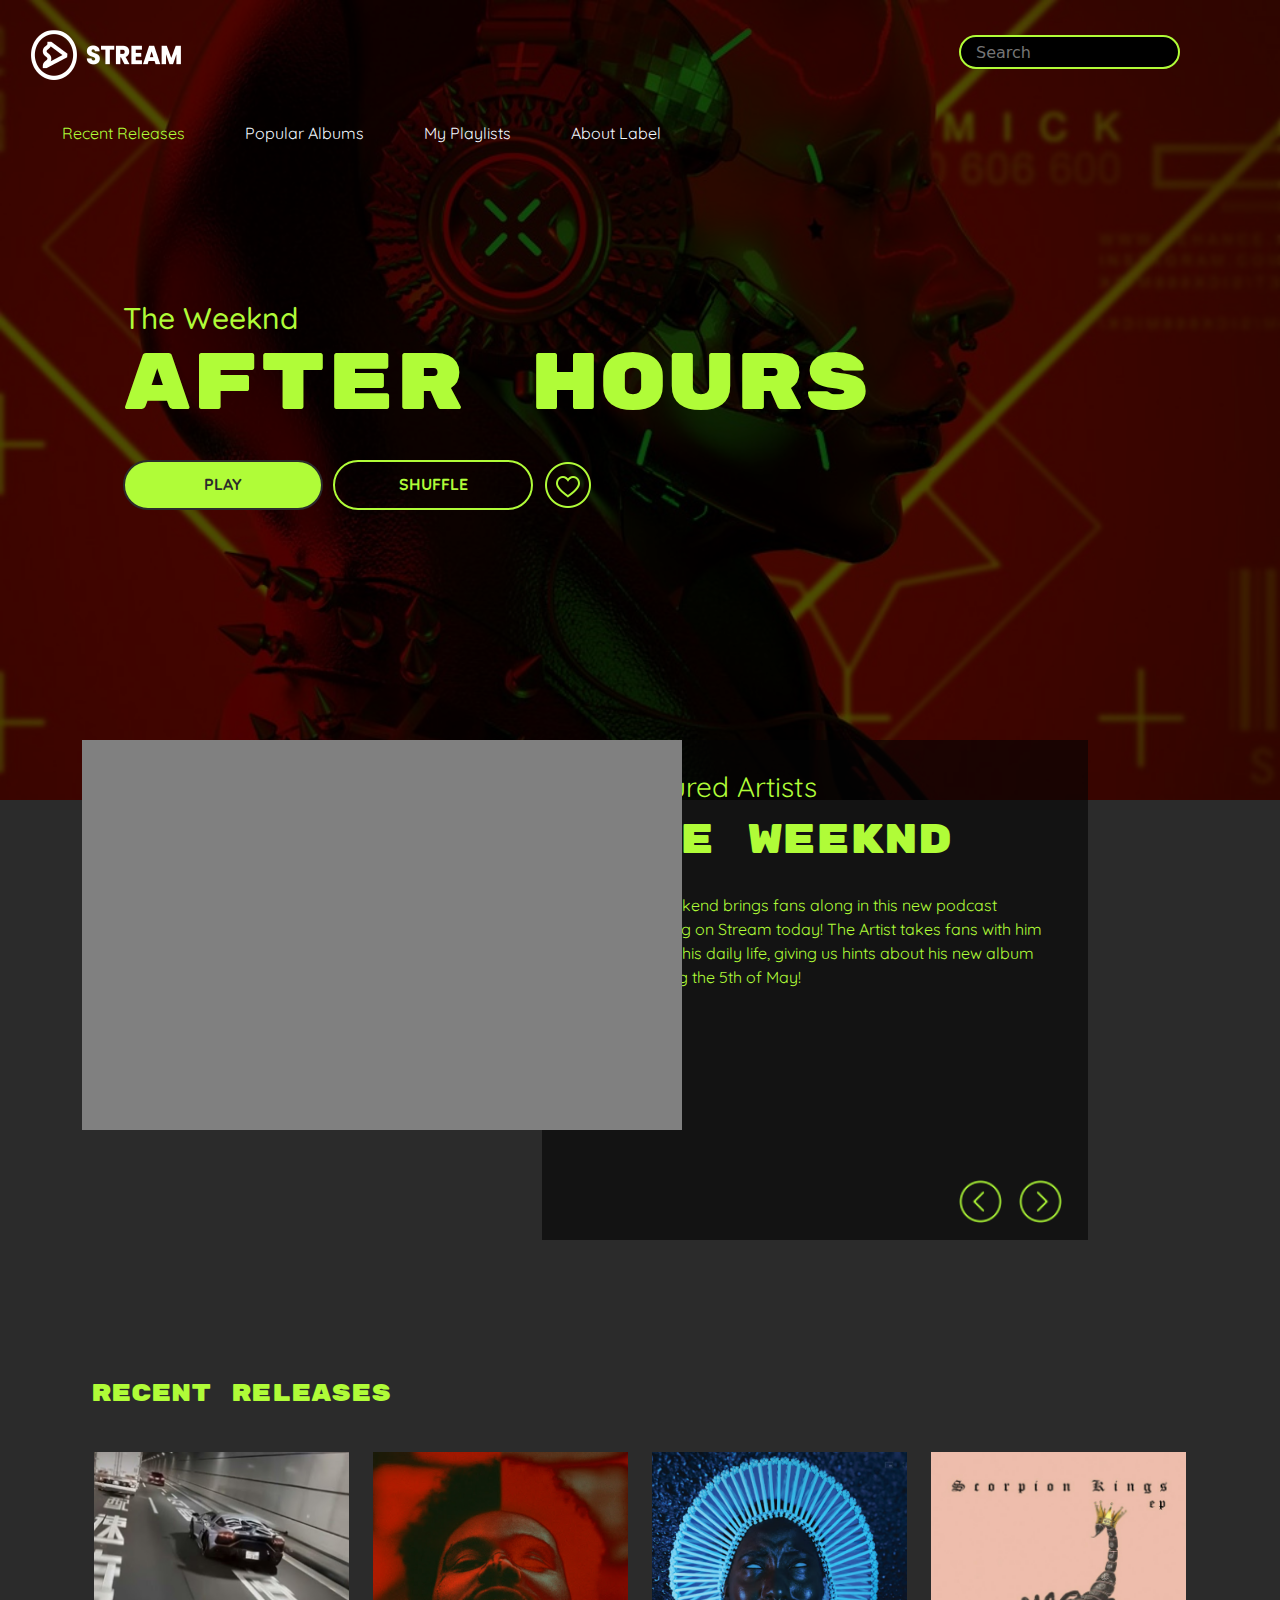
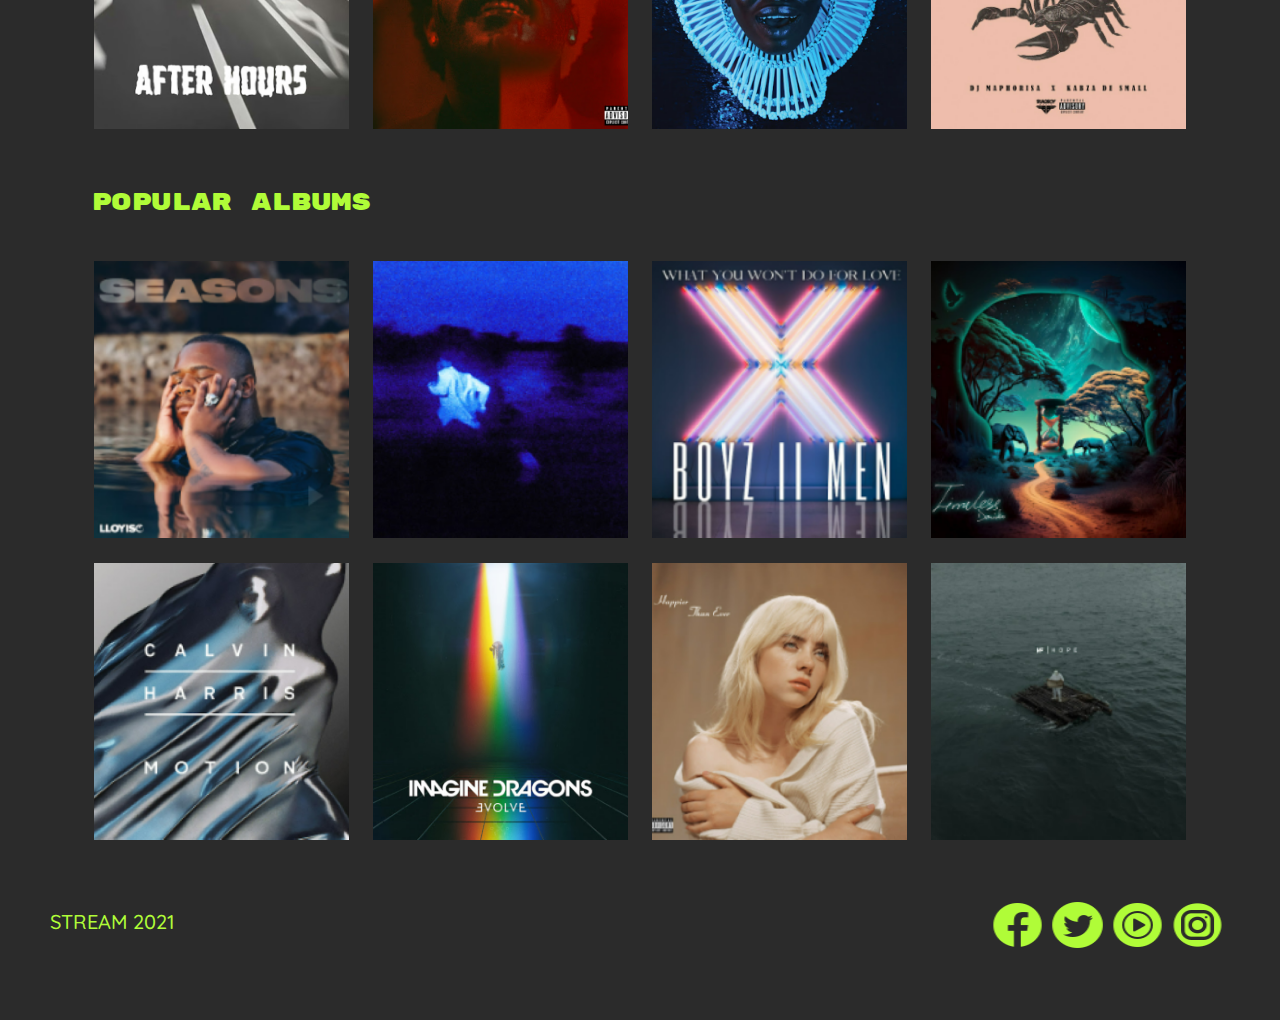
<file: index.html>
<!DOCTYPE html>
<html lang="en">
<head>
    <meta charset="UTF-8">
    <meta http-equiv="X-UA-Compatible" content="IE=edge">
    <meta name="viewport" content="width=device-width, initial-scale=1.0">
    <title>Document</title>

     <!--External Documents-->
     <link rel="stylesheet" href="https://cdn.jsdelivr.net/npm/bootstrap@5.2.3/dist/css/bootstrap.min.css">
     <script src="https://cdn.jsdelivr.net/npm/bootstrap@5.2.3/dist/js/bootstrap.min.js"></script>
     <link rel="preconnect" href="https://fonts.googleapis.com">
     <link rel="preconnect" href="https://fonts.gstatic.com" crossorigin>
     <link href="https://fonts.googleapis.com/css2?family=Quicksand:wght@300;400;600&family=Rubik+Mono+One&display=swap" rel="stylesheet">

     <!--Internal Documents-->
     <link rel="stylesheet" href="css/main.css">
     
</head>
<body>


    <header>
    <div class="overlay">
        <div class="logo"></div>
        <div class="search"><input  class="input-el" type="text" placeholder="Search" required ></div>
        <div class="nav-con">
            <ul>
                <a href="index.html"><li class="active">Recent Releases</li></a>
                <li>Popular Albums</li>
                <a href="playlist.html"><li>My Playlists</li></a>
                <a href="about.html"><li>About Label</li></a>
            </ul>
           
        </div>
    <div class="header">
        <h4>The Weeknd</h4>
        <h1>After Hours</h1>
        <div class="button-group">
            <div class="button normal">PLAY</div>
        </div>
        <div class="button-group">
            <div class="button inverted">SHUFFLE</div>
        </div>
        <img src="ROOT/assets/like.png">
    </div>
</div>
    </header>
     
    <div class="bigsec">
    <div class="container">
        <div class="row">
            <div class="col-6">
                <div class="video"><iframe width="600" height="390" src="https://www.youtube.com/embed/vtnUnYw4mbQ" title="YouTube video player" frameborder="0" allow="accelerometer; autoplay; clipboard-write; encrypted-media; gyroscope; picture-in-picture; web-share" allowfullscreen></iframe></div>
            </div>
            <div class="col-6">
                <div class="feature">
                     <div class="col-boxes">
                    <h3>Featured Artists</h3>
                    <h1>THE WEEKND</h1>
                    <p>The weekend brings fans along in this new podcast launching on Stream today! The Artist takes fans with him through his daily life, giving us hints about his new album dropping the 5th of May!</p>                         
                         <div id="leftirighti">
                         <img class="on" src="ROOT/assets/lefti.png" alt="src">
                         <img class="on" src="ROOT/assets/righti.png" alt="src">
                        </div>
                     </div>
                </div>
            </div>
        </div>

        <div><h4 class="releases">RECENT RELEASES</h4></div>

        <div class="container-fluid">
            <div class="row">
                <div class="col-3">
                    <div class="col-boxone">
                         <div class="wrapper">
                             <div class="icon"></div>
                                 <div class="content">
                                 <p>The Weekend</p>
                                 <h5>After Hours</h5>
                                 <img class="like" src="ROOT/assets/like.png">
                             </div>
                         </div>
                    </div>
                </div>
                <div class="col-3">
                    <div class="col-boxtwo">
                        <div class="wrapper">
                            <div class="icon"></div>
                                <div class="content">
                                <p>The Weekend</p>
                                <h5>The Highlights</h5>
                                <img class="like" src="ROOT/assets/like.png">
                            </div>
                        </div>
                    </div>
                </div>
                <div class="col-3">
                    <div class="col-boxthree">
                        <div class="wrapper">
                            <div class="icon"></div>
                                <div class="content">
                                <p>Childish Gambino</p>
                                <h5>"Awaken, My Love"</h5>
                                <img class="like" src="ROOT/assets/like.png">
                            </div>
                        </div>
                    </div>
                </div>
                <div class="col-3">
                    <div class="col-boxfour">
                        <div class="wrapper">
                            <div class="icon"></div>
                                <div class="content">
                                <p>DJ Maphorisa</p>
                                <h5>Scorpion Kings</h5>
                                <img class="like" src="ROOT/assets/like.png">
                            </div>
                        </div>
                    </div>
                </div>    
            </div>
        </div>

        <div><h4 class="releases">POPULAR ALBUMS</h4></div>


        <div class="container">
            <div class="row">
                <div class="col-3">
                    <div  class="col-boxfive">
                        <div class="wrapper">
                            <div class="icon"></div>
                             <div class="content">
                             <p>Lloyiso</p>
                             <h5>Seasons</h5>
                             <img class="like" src="ROOT/assets/like.png">
                            </div>
                        </div>
                    </div>
                </div>
                <div class="col-3">
                    <div class="col-boxsix">
                        <div class="wrapper">
                            <div class="icon"></div>
                                <div class="content">
                                <p>Daniel Caesar</p>
                                <h5>NEVER ENOUGH</h5>
                                <img class="like" src="ROOT/assets/like.png">
                            </div>
                        </div>
                    </div>
                </div>
                <div class="col-3">
                    <div class="col-boxseven">
                        <div class="wrapper">
                            <div class="icon"></div>
                                <div class="content">
                                <p>Boyz II Men</p>
                                <h5>What You Won't</h5>
                                <img class="like" src="ROOT/assets/like.png">
                            </div>
                        </div>
                    </div>
                </div>
                <div class="col-3">
                    <div class="col-boxeight">
                        <div class="wrapper">
                            <div class="icon"></div>
                                <div class="content">
                                <p>Davido</p>
                                <h5>Timeless</h5>
                                <img class="like" src="ROOT/assets/like.png">
                            </div>
                        </div>
                    </div>
                </div>    
                <div class="col-3">
                    <div class="col-boxnine">
                        <div class="wrapper">
                            <div class="icon"></div>
                             <div class="content">
                             <p>Calvin Harris</p>
                             <h5>Motion</h5>
                             <img class="like" src="ROOT/assets/like.png">
                            </div>
                        </div>
                    </div>
                </div>
                <div class="col-3">
                    <div class="col-boxten">
                        <div class="wrapper">
                            <div class="icon"></div>
                             <div class="content">
                             <p>Imagine Dragons</p>
                             <h5>Evolve</h5>
                             <img class="like" src="ROOT/assets/like.png">
                            </div>
                        </div>
                    </div>
                </div>
                <div class="col-3">
                    <div class="col-boxeleven">
                        <div class="wrapper">
                            <div class="icon"></div>
                             <div class="content">
                             <p>Billie Eilish</p>
                             <h5>Happier Than Ever</h5>
                             <img class="like" src="ROOT/assets/like.png">
                            </div>
                        </div>
                    </div>
                </div>
                <div class="col-3">
                    <div class="col-boxtwelve">
                        <div class="wrapper">
                            <div class="icon"></div>
                             <div class="content">
                             <p>NF</p>
                             <h5>Hope</h5>
                             <img class="like" src="ROOT/assets/like.png">
                            </div>
                        </div>
                    </div>
                </div>    
            </div>
        </div>
    </div>


    <footer>
        <h5>STREAM 2021</h5>
        <img class="social" src="ROOT/assets/instagram.png">
        <img class="social" src="ROOT/assets/youtube.png">
        <img class="social" src="ROOT/assets/twitter.png">
        <img class="social" src="ROOT/assets/facebook.png">
    </footer>
    
</body>
</html>
</file>
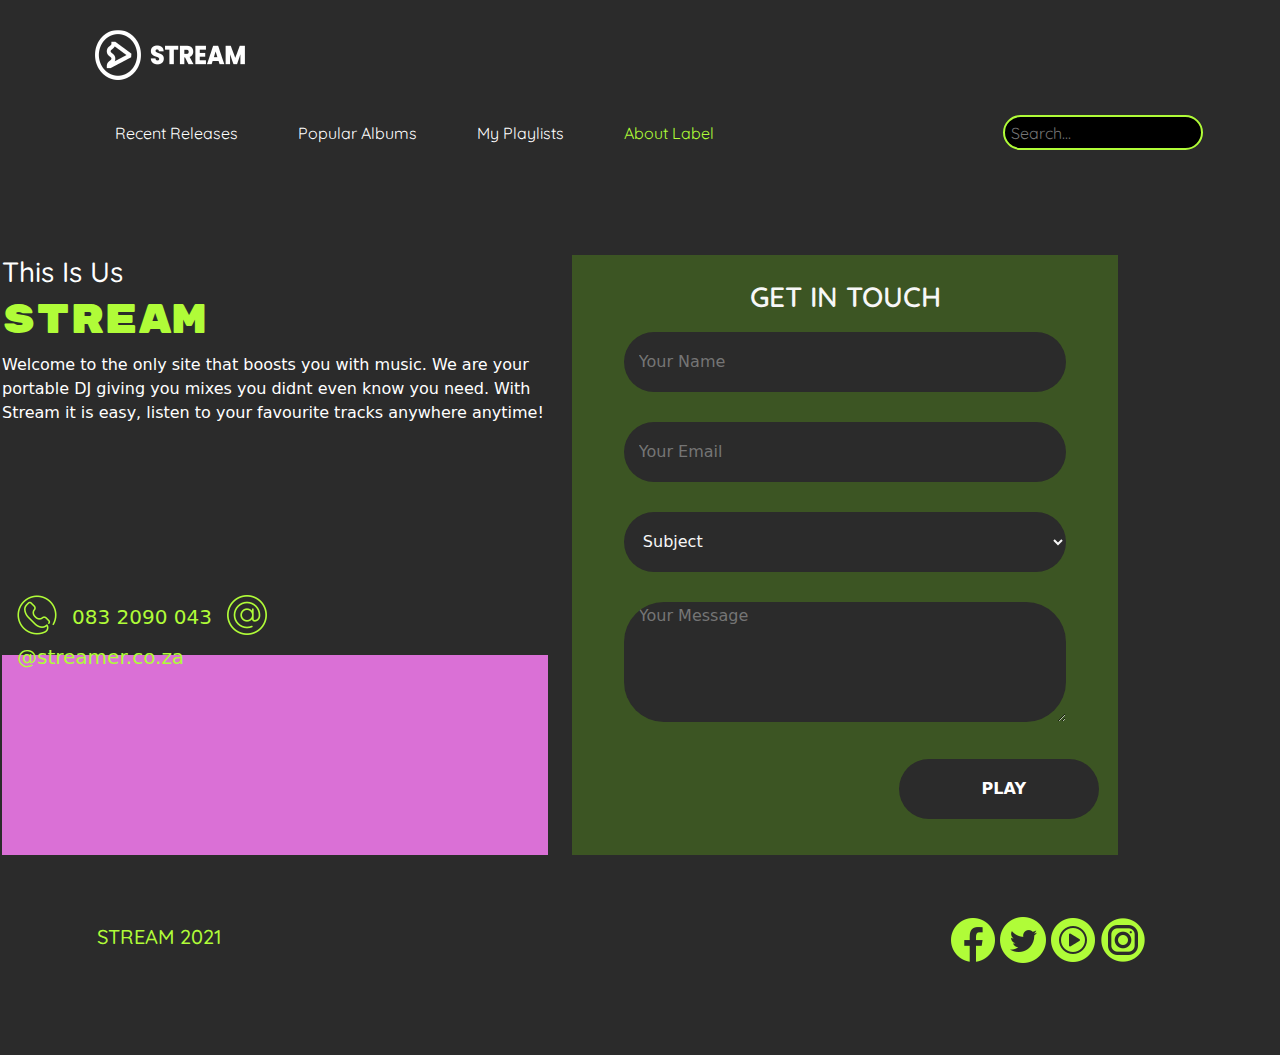
<file: about.html>
<!DOCTYPE html>
<html lang="en">
<head>
    <meta charset="UTF-8">
    <meta http-equiv="X-UA-Compatible" content="IE=edge">
    <meta name="viewport" content="width=device-width, initial-scale=1.0">
    <title>Document</title>

     <!--External Documents-->
     <link rel="stylesheet" href="https://cdn.jsdelivr.net/npm/bootstrap@5.2.3/dist/css/bootstrap.min.css">
     <script src="https://cdn.jsdelivr.net/npm/bootstrap@5.2.3/dist/js/bootstrap.min.js"></script>
     <link rel="preconnect" href="https://fonts.googleapis.com">
     <link rel="preconnect" href="https://fonts.gstatic.com" crossorigin>
     <link href="https://fonts.googleapis.com/css2?family=Quicksand:wght@300;400;600&family=Rubik+Mono+One&display=swap" rel="stylesheet"> 
     
     <!--Internal Documents-->
     <link rel="stylesheet" href="css/about.css">
</head>
<body>
    <nav>
        <div class="logo"></div>
        <div class="nav-con">
            <ul>
                <a href="index.html"><li>Recent Releases</li></a>
                <li>Popular Albums</li>
                <a href="playlist.html"><li>My Playlists</li></a>
                <a href="index.html"><li class="active">About Label</li></a>
                <i><input class="search" type="text" placeholder=" Search..."></i>
            </ul>
        </div>
    </nav>

    <div class="container">
        <div class="row">
            <div class="col-6">
                <div class="col-box">
                    <div class="col-boxi">
                        <h3>This Is Us</h3>
                        <b><h1>STREAM</h1></b>
                        <p>Welcome to the only site that boosts you with music. We are your portable DJ giving you mixes you didnt even know you need. With Stream it is easy, listen to your favourite tracks anywhere anytime!</p>
                    </div>
                    <div class="contact">
                    <img src="ROOT/assets/icons8-call-40.png">
                    <h5>083 2090 043</h5>
                    <img src="ROOT/assets/At.png">
                    <h5>@streamer.co.za</h5>
                    </div>
                    <div class="col-boxe"><iframe src="https://www.google.com/maps/embed?pb=!1m14!1m8!1m3!1d14357.283533423595!2d28.2095534!3d-25.8918199!3m2!1i1024!2i768!4f13.1!3m3!1m2!1s0x1e956608911ce097%3A0x519896b4b6eda40a!2sOpen%20Window!5e0!3m2!1sen!2sza!4v1681122728940!5m2!1sen!2sza" width="550" height="200" style="border:0;" allowfullscreen="" loading="lazy" referrerpolicy="no-referrer-when-downgrade"></iframe></div>
                </div>
            </div>
            <div class="col-6">
                <div class="col-box">
                    <form>
                        <h3>GET IN TOUCH</h3>
                        <input class="input-el" type="text" placeholder="Your Name" required >
                        <input class="input-el" type="email" placeholder="Your Email" required >
                
                        <select class="input-el" required >
                            <option> Option One </option>
                            <option> Option Two</option>
                            <option> Option Three</option>
                            <option selected="selected">Subject</option>
                        </select>
                
                        <textarea id=texti class="input-el" placeholder="Your Message" rows="10"></textarea>
                
                        <button id="play" class="input-el" type="submit"><b>PLAY</b></button>
                
                    </form>
                </div>
            </div>

        </div>

    <footer>
        <h5>STREAM 2021</h5>
        <img class="social" src="ROOT/assets/instagram.png">
        <img class="social" src="ROOT/assets/youtube.png">
        <img class="social" src="ROOT/assets/twitter.png">
        <img class="social" src="ROOT/assets/facebook.png">
    </footer>
</file>
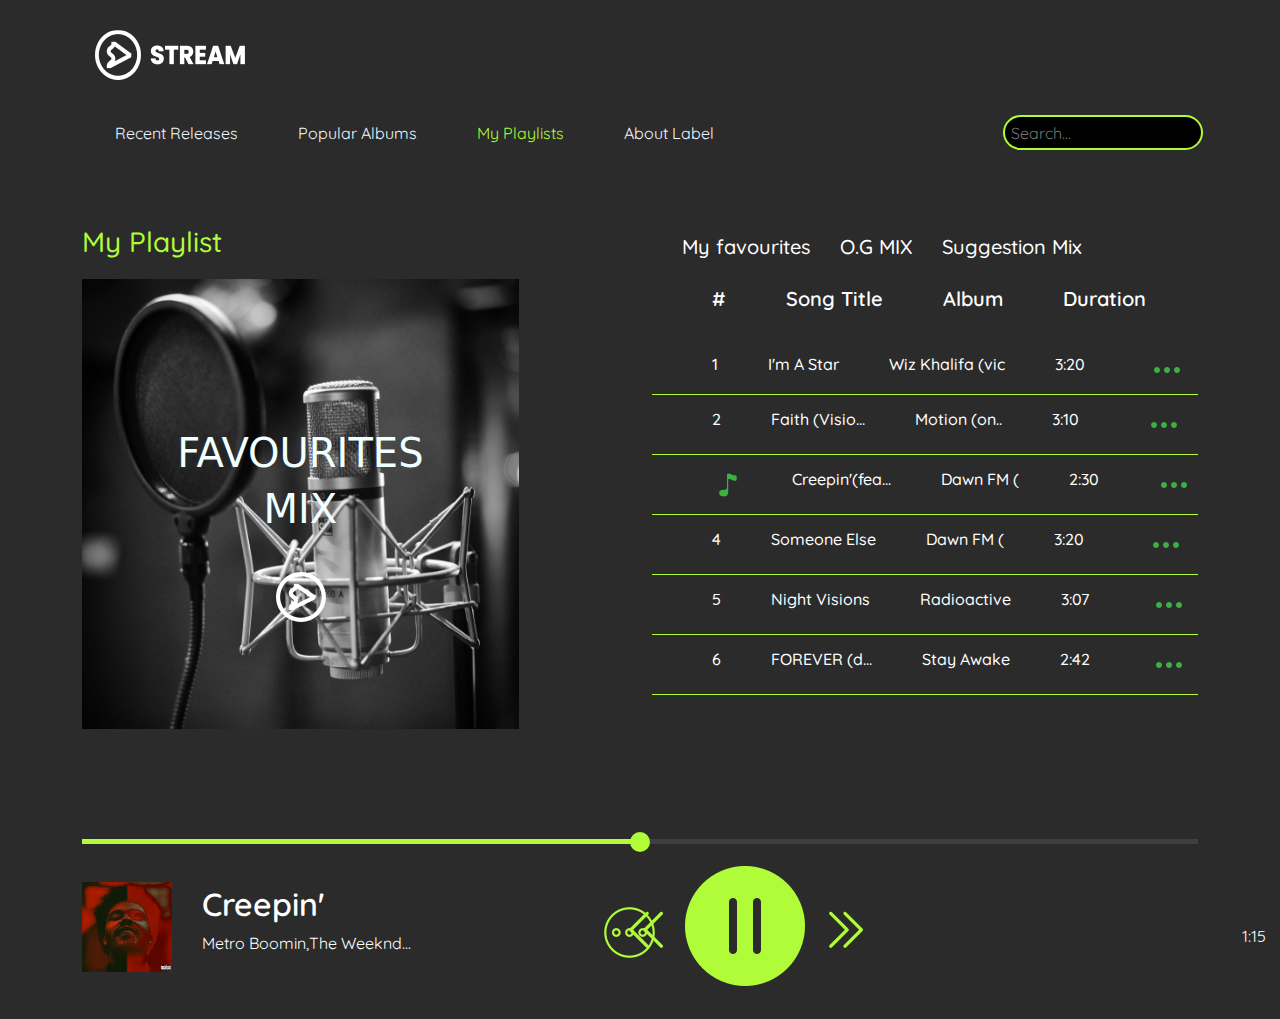
<file: playlist.html>
<!DOCTYPE html>
<html lang="en">
<head>
    <meta charset="UTF-8">
    <meta http-equiv="X-UA-Compatible" content="IE=edge">
    <meta name="viewport" content="width=device-width, initial-scale=1.0">
    <title>Document</title>

     <!--External Documents-->
     <link rel="stylesheet" href="https://cdn.jsdelivr.net/npm/bootstrap@5.2.3/dist/css/bootstrap.min.css">
     <script src="https://cdn.jsdelivr.net/npm/bootstrap@5.2.3/dist/js/bootstrap.min.js"></script>
     <link rel="preconnect" href="https://fonts.googleapis.com">
     <link rel="preconnect" href="https://fonts.gstatic.com" crossorigin>
     <link href="https://fonts.googleapis.com/css2?family=Quicksand:wght@300;400;600&family=Rubik+Mono+One&display=swap" rel="stylesheet"> 

     <!--Internal Documents-->
     <link rel="stylesheet" href="css/playlist.css">
</head>
<body>
    <nav>
        <div class="logo"></div>
        <div class="nav-con">
            <ul>
                <a href="index.html"><li>Recent Releases</li></a>
                <li>Popular Albums</li>
                <a href="playlist.html"><li class="active">My Playlists</li></a>
                <a href="about.html"><li>About Label</li></a>
                <i><input class="search" type="text" placeholder=" Search..."></i>
            </ul>
        </div>
    </nav>

    <div class="container">
        <div class="row">
            <diV class="col-6">
                <h3 class="einde">My Playlist</h3>
                <div class="col-boxe">
                    <h1>FAVOURITES</h1>
                    <h1>MIX</h1>
                    <img src="ROOT/assets/Asset 1.png">
                </div>
            </diV>
            <diV class="col-6">
                <div class="col-box">
                     <div class="slider">
                         <h5>My favourites</h5>
                         <h5>O.G MIX</h5>
                         <h5>Suggestion Mix</h5>
                     </div>
                     <div class="wich">
                        <h5>#</h5>
                        <h5>Song Title</h5>
                        <h5>Album</h5>
                        <h5>Duration</h5>
                    </div>
                    <div class="reghoek">
                        <h6>1</h6>
                        <h6>I'm A Star </h6>
                        <h6>Wiz Khalifa (vic</h6>
                        <h6>3:20</h6>
                        <img src="ROOT/assets/MORE.png">
                    </div>
                    <div class="reghoek1">
                        <h6>2</h6>
                        <h6>Faith (Visio...</h6>
                        <h6>Motion (on..</h6>
                        <h6>3:10</h6>
                        <img src="ROOT/assets/MORE.png">
                    </div>
                    <div class="reghoek1">
                        <h6><img src="ROOT/assets/icons8-music-30.png"></h6>
                        <h6>Creepin'(fea...</h6>
                        <h6>Dawn FM (</h6>
                        <h6>2:30</h6>
                        <img src="ROOT/assets/MORE.png">
                    </div>
                    <div class="reghoek1">
                        <h6>4</h6>
                        <h6>Someone Else</h6>
                        <h6>Dawn FM (</h6>
                        <h6>3:20</h6>
                        <img src="ROOT/assets/MORE.png">
                    </div>
                    <div class="reghoek1">
                        <h6>5</h6>
                        <h6>Night Visions</h6>
                        <h6>Radioactive</h6>
                        <h6>3:07</h6>
                        <img src="ROOT/assets/MORE.png">
                    </div>
                    <div class="reghoek1">
                        <h6>6</h6>
                        <h6>FOREVER (d...</h6>
                        <h6>Stay Awake</h6>
                        <h6>2:42</h6>
                        <img src="ROOT/assets/MORE.png"> 
                    </div>


                </div>
            </diV>
        </div>
        <div class="row">
            <diV class="col-12">
                <div class="player">
                    <div class="line">
                        <div class="line-fill"></div>
                    </div>
                    <div class="marker"></div>
                    <div class="cover"></div>
                    <div class="artist">
                    <h2>Creepin'</h2>
                    <p>Metro Boomin,The Weeknd...</p>
                    <img class="pause"  src="ROOT/assets/pause.png" style="width: 120; height: 120;">
                    <img class="back"   src="ROOT/assets/back.png">
                    <img class="next"  src="ROOT/assets/next.png">
                    <img class="view"  src="ROOT/assets/icons8-view-more-55.png">
                    <p class="timing">1:15</p>
                    </div>
                </div>
            </diV>
        </div>
    </div>

</body>
</file>
<file: css/main.css>
nav{
    width: 100%;
    height: 70px;
    background-color:lightgrey;
    padding-left: 5%;
    padding-right: 6%;
}

.overlay{
    height: 900px;
    background-color: rgba(0,0,0,0.7);
}

header{
    width: 100%;
    height: 800px;
    background-image: url(../ROOT/assets/sick-666mick-04.jpg);
    background-size: cover;
}

.bigsec{
    background-color: #2b2b2b;
}

footer{
    width: 100%;
    height: 180px;
    background-color: #2b2b2b;
    padding-top: 60px;
    color: #B0FC38;
    padding-left: 50px;
    padding-right: 50px;
}


.header{
    padding-top: 300px;
    padding-left: 123px;
}

.header img{
    margin-top: 10px;

}

.header h1{
    padding-left: 60px;
    margin-left: -60px;
    font-size: 80px;
    font-family: 'Rubik Mono One', sans-serif;
}
.header h4{
    font-size: 30px;
    margin-bottom: -10px;
    font-family: 'Quicksand', sans-serif;
}


header h1,h4{
    padding-bottom: 10px;
    size: 600px;
    color: #B0FC38;
}

.logo{
    width: 152px;
    float: left;
    padding-top: 50px;
}

.logo {
    background-image: url(../ROOT/assets/streamer.png);
    color:  #B0FC38;
    margin-left: 30px;
    margin-top: 30px;

}

.nav-con{
    width: 800px;
    height: 50px;
    float: left;
    margin-top: 25px;
    padding-top: 15px;

}

.nav-con ul{
    list-style: none;
    font-family: 'Quicksand', sans-serif;
}

.nav-con li{
    float: left;
    border-radius: 5px;
    padding-left: 20px;
    padding-right: 20px;
    margin-right: 10px;
    margin-left: 10px;
    padding-top: 1px;
    padding-bottom: 10px;
    color: aliceblue;
}

.nav-con li:hover{

    color:  #B0FC38 !important;
    cursor:pointer
}

.active{

    color:  #B0FC38 !important;
}

.col-box{
    width: 100%;
    height: 277px;
    background-color: lightgray;
    text-align: center;
    margin-top: 25px;
    padding-top: 140px;
}

.button{
    width: 200px;
    height: 50px;
    text-align: center;
    padding-top: 10px;
    font-weight: bold;
    float: left;
    margin-top: 10px;
    border-radius: 35px;
    margin-right: 10px;
}

.normal{
    cursor: pointer;
    background-color:   #B0FC38;
    color: #2b2b2b;
    border:  2px solid #2b2b2b;
    padding-bottom: 7px;
    font-family: 'Quicksand', sans-serif;
}

.normal:hover{
    background-color: #9dff0000;
    border:  2px solid  #B0FC38;
    color:  #B0FC38;
    font-family: 'Quicksand', sans-serif;
}

.inverted{
    border: 2px solid  #B0FC38;
    color:  #B0FC38 ;
    font-family: 'Quicksand', sans-serif;
}

.inverted:hover{
    cursor: pointer;
    background-color:   #B0FC38;
    color: #2b2b2b;
    border:  2px solid #2b2b2b;
    padding-bottom: 7px;
}

.feature{
    padding-top: 60px;
    color:  #B0FC38;
}

.feature h3, p{
    font-family: 'Quicksand', sans-serif;
    font-weight: 400;
}

.feature h1{
    font-family: 'Rubik Mono One', sans-serif;
}

.releases{
    padding-top: 60px;
    padding-left: 9px;
    color:  #B0FC38;
    font-family: 'Rubik Mono One', sans-serif;
}

.video{
    width: 600px;
    height: 390px;
    background-color: grey;
    text-align: center;
    margin-top: -60px;
    margin-right: -180px;
    position: absolute;
}

.col-boxes{
    width: 100%;
    height: 500px;
    background-color: rgba(4, 4, 4, 0.595);
    text-align: left;
    margin-top: -120px;
    margin-left: -110px;
    margin-bottom: 80px;
    padding-top: 30px;
    padding-left: 70px;
}

.col-boxes h3{
    padding-right: 50px;
    padding-bottom: 5px;
}

.col-boxes h1{
    padding-right: 50px;
    padding-bottom: 20px;
}

.col-boxes p{
    padding-right: 30px;
}


.col-boxes img{
    margin-top: 220px;
    margin-right: 15px;
    width: 45px;
    height: 45px;
}

#leftirighti{
    padding-right: 10px;
    margin-top: -30px;
}




.on{
    float: right;
}

.col-boxone{
    width: 100%;
    height: 277px;
    background-image: url(../ROOT/assets/splice\ records.png);
    background-position: center;
    background-size: cover;
    text-align: center;
    margin-top: 25px;
    padding-top: 80px;
}

.col-boxtwo{
    width: 100%;
    height: 277px;
    background-image: url(../ROOT/assets/weenend.png);
    background-position: center;
    background-size: cover;
    text-align: center;
    margin-top: 25px;
    padding-top: 80px;
}

.col-boxthree{
    width: 100%;
    height: 277px;
    background-image: url(../ROOT/assets/Screenshot\ 2023-04-09\ 154300.png);
    background-position: center;
    background-size: cover;
    text-align: center;
    margin-top: 25px;
    padding-top: 80px;
}

.col-boxfour{
    width: 100%;
    height: 277px;
    background-image: url(../ROOT/assets/Dj.png);
    background-position: center;
    background-size: cover;
    text-align: center;
    margin-top: 25px;
    padding-top: 80px;
}

.col-boxfive{
    width: 100%;
    height: 277px;
    background-image: url(../ROOT/assets/lloiso.png);
    background-position: center;
    background-size: cover;
    text-align: center;
    margin-top: 25px;
    padding-top: 80px;

}



.col-boxsix{
    width: 100%;
    height: 277px;
    background-image: url(../ROOT/assets/never\ enough.png);
    background-position: center;
    background-size: cover;
    text-align: center;
    margin-top: 25px;
    padding-top: 80px;
}

.col-boxseven{
    width: 100%;
    height: 277px;
    background-image: url(../ROOT/assets/purple.png);
    background-position: center;
    background-size: cover;
    text-align: center;
    margin-top: 25px;
    padding-top: 80px;
}

.col-boxeight{
    width: 100%;
    height: 277px;
    background-image: url(../ROOT/assets/timeless.png);
    background-position: center;
    background-size: cover;
    text-align: center;
    margin-top: 25px;
    padding-top: 80px;
}

.col-boxnine{
    width: 100%;
    height: 277px;
    background-image: url(../ROOT/assets/motion.png);
    background-position: center;
    background-size: cover;
    text-align: center;
    margin-top: 25px;
    padding-top: 80px;
}

.col-boxten{
    width: 100%;
    height: 277px;
    background-image: url(../ROOT/assets/beleiver.png);
    background-position: center;
    background-size: cover;
    text-align: center;
    margin-top: 25px;
    padding-top: 80px;
}

.col-boxeleven{
    width: 100%;
    height: 277px;
    background-image: url(../ROOT/assets/happier.png);
    background-position: center;
    background-size: cover;
    text-align: center;
    margin-top: 25px;
    padding-top: 80px;
}

.col-boxtwelve{
    width: 100%;
    height: 277px;
    background-image: url(../ROOT/assets/hope.png);
    background-position: center;
    background-size: cover;
    text-align: center;
    margin-top: 25px;
    padding-top: 80px;
}

.like{
    margin-top: -70px;
    margin-left: 240px;
}

.wrapper{
    width: 250px;
    height: 277px;
    opacity: 0;
}

.wrapper:hover{
    cursor: pointer;
    opacity: 1;
    
}

.icon{
    width: 60px;
    height: 60px;
    background-image: url(../ROOT/assets/PLAY.png);
    background-size: cover;
    border-radius: 30px;
    margin: 0 auto;
    margin-bottom: 67px !important;
    margin-right: 70px;
}

.content{
    width: 300px;
    height: 70px;
    background-color: rgba(0,0,0,0.7);
    margin-top: 10px;
    padding-top: 10px;
    color: white;
    text-align: left;
}

.content h5,p{
    margin: 0 auto;
    padding-left: 8px;
    text-align: left;
}

.content h5{
    font-family: 'Quicksand', sans-serif;
    font-weight: 600;
}

.content p{
    font-family: 'Quicksand', sans-serif;
    font-weight: 100;
}

.social{
    width: 60px;
    height: 50px;
    float: right;
    padding-right: 5px;
}
footer h5{
    margin: 0 auto;
    padding-top: 10px;
    width: 300px;
    float: left;
    font-family: 'Quicksand', sans-serif;
    
}

.input-el{
    background-color: black;
    width: 100%;
    height: 34px;
    margin-top: 10px;
    margin-bottom: 20px;
    padding-left: 15px;
    border: 2px solid #B0FC38;
    border-radius: 40px;
    color: white;
}

.search{
    margin-left: 100px;
    padding-top: 25px;
    padding-right: 100px;
    float: right;
}
</file>
<file: css/about.css>
body{
    background-color: #2b2b2b;
}



nav{
    width: 100%;
    height: 70px;
    background-color: #2b2b2b;
    padding-left: 5%;
    padding-right: 6%;
}

footer{
    width: 100%;
    height: 200px;
    background-color: #2b2b2b;
    padding-top: 60px;
    color: #B0FC38;
    padding-right: 50px;
    margin-right: 50px;
}

.logo{
    width: 152px;
    float: left;
    padding-top: 50px;
}

.logo {
    background-image: url(../ROOT/assets/streamer.png);
    color: #B0FC38;
    margin-left: 30px;
    margin-top: 30px;

}

.nav-con{
    width: 900px;
    height: 50px;
    float: right;
    margin-top: 25px;
    padding-top: 15px;
    margin-right: 250px;
}

.nav-con ul{
    list-style: none;
    font-family: 'Quicksand', sans-serif;
}

.nav-con li{
    float: left;
    height: 30px;
    border-radius: 5px;
    padding-left: 20px;
    padding-right: 20px;
    margin-right: 10px;
    margin-left: 10px;
    padding-top: 1px;
    padding-bottom: 10px;
    color: white;
}

.nav-con input{
   float: right !important;
   margin-right: -250px;
}

.nav-con li:hover{
    color: #B0FC38!important;
    cursor:pointer
}

.active{
    color:  #B0FC38!important;
}

form{
    width: 100%;
    height: 600px;
    margin: 0 auto;
    background-color: rgba(130, 254, 6, 0.2);
    padding-left: 5%;
    padding-right: 5%;
    padding-top: 25px;
    padding-bottom: 40px;
}

form h3{
    color: #f7f7f7;
    font-family: 'Quicksand', sans-serif;
    font-weight: 600;
}

.input-el{
    background-color: #2b2b2b;
    width: 90%;
    height: 60px;
    margin-top: 10px;
    margin-bottom: 20px;
    padding-left: 15px;
    border: none;
    border-radius: 40px;
    color: #f7f7f7;
}

select,button{
    width: 90% !important;

}


.col-box{
    width: 100%;
    height: 600px;
    background-color: #2b2b2b;
    text-align: center;
    margin-top: 100px;
    margin-left: -80px;
}

#play{
    width: 200px !important;
    color: white;
     margin-left: 300px;
}

#texti{
    height: 120px!important;
}

.col-boxe{
    width: 100%;
    height: 200px;
    background-color: orchid;
    text-align: center;
    margin-top: 200px;
}

.col-boxi{
    width: 100%;
    height: 200px;
    text-align: left;
    color: white;
}

.col-boxi h3{
    font-family: 'Quicksand', sans-serif;
}

.col-boxi h1{
    font-family: 'Rubik Mono One', sans-serif; 
    color: #B0FC38
}

.contact{
    color: #B0FC38;
    float: right;
    margin-top: 140px;
    padding-right: 140px;
}

.contact img,h5{
    float: left;
    padding-left: 15px;
    margin: 0% auto;
}
.contact h5{
    margin-top: 10px;
    
}

footer h5{
    margin: 0 auto;
    padding-top: 10px;
    width: 300px;
    float: left;
    font-family: 'Quicksand', sans-serif;
}

footer img{
    float: right;
}

.search{
    background-color: black;
    width: 200px;
    height: 35px;
    border: 2px solid #B0FC38 ;
    border-radius: 40px;
    color: #f7f7f7;
    margin-top: -5px;
}
</file>
<file: css/playlist.css>
body{
    background-color: #2b2b2b;
}



nav{
    width: 100%;
    height: 70px;
    background-color:#2b2b2b;
    padding-left: 5%;
    padding-right: 6%;
}

.logo{
    width: 152px;
    float: left;
    padding-top: 50px;
}

.logo {
    background-image: url(../ROOT/assets/streamer.png);
    color: #B0FC38;
    margin-left: 30px;
    margin-top: 30px;

}

.nav-con{
    width: 900px;
    height: 50px;
    float: right;
    margin-top: 5px;
    padding-top: 35px;
    margin-right: 250px;
}

.nav-con ul{
    list-style: none;
    font-family: 'Quicksand', sans-serif;
}

.nav-con input{
    float: right !important;
    margin-right: -250px;
 }

.nav-con li{
    float: left;
    height: 30px;
    border-radius: 5px;
    padding-left: 20px;
    padding-right: 20px;
    margin-right: 10px;
    margin-left: 10px;
    padding-top: 1px;
    padding-bottom: 10px;
    color: aliceblue;
}

.nav-con li:hover{
    color: #B0FC38!important;
    cursor:pointer
}

.active{
    color: #B0FC38 !important;
}

.col-box{
    width: 100%;
    height: 40px;
    text-align: center;
    margin-top: 100px;
}

.col-boxe{
    width: 80%;
    height: 450px;
    background-image: url(../ROOT/assets/How\ Podcasting\ Has\ Changed\ My\ Life.jpeg);
    background-size: cover;
    text-align: center;
    margin-top: 20px;
    padding-top: 150px;
    color: azure;
}

.col-boxe img{
    margin-top: 30px;
}

.einde{
    color: #f7f7f7;
    padding-top: 90px;
    font-family: 'Quicksand', sans-serif;
    color: #B0FC38
}

.player{
    width: 100%;
    height: 100px;
    background-color: #2b2b2b;
    text-align: center;
    margin-top: 80px;
    padding-top: 30px;
}

.slider{
    width: 100%;
    height: 30px;
    color: white;

}

.slider h5{
    float: left;
    padding-left: 30px;
    padding-bottom: 20px;
    font-family: 'Quicksand', sans-serif;
    
}

.wich{
    width: 100%;
    height: 58px;
    margin-bottom: 10px;
    float: right;
    color: white;
}

.wich h5{
    float: left;
    padding-left: 60px ;
    font-family: 'Quicksand', sans-serif;
    font-weight: 600;
}

.reghoek{
    width: 100%;
    height: 60px;
    text-align: center;
    margin-top: 70px;
    padding-left: 60px;
    border-bottom: 1px solid #B0FC38;
    color: white;
    font-family: 'Quicksand', sans-serif;
}

.reghoek h6{
    float: left;
    padding-right: 50px;
}

.reghoek1{
    width: 100%;
    height: 60px;
    text-align: center;
    padding-left: 60px;
    padding-top: 15px;
    border-bottom: 1px solid #B0FC38;
    color: white;
    font-family: 'Quicksand', sans-serif;
}


.reghoek1 h6{
    float: left;
    padding-right: 50px;


}


.line{
    width: 100%;
    height: 5px;
    background-color: rgba(83, 83, 83, 0.5);

}

.line-fill{
    width: 50%;
    height: 5px;
    background-color: #B0FC38;
}

.marker{
    width: 20px;
    height: 20px;
    background-color: #B0FC38;
    border-radius: 20px;
    margin: 0 auto;
    margin-top: -12px;
}

.cover{
    width: 90px;
    height: 90px;
    background-image: url(../ROOT/assets/weenend.png);
    background-size: cover;
    margin-top: 30px;
}


.artist{
    float: left;
    text-align: left;
    margin-top: -87px;
    margin-left: 120px;
    color: white;
}

.artist h2{
     font-family: 'Quicksand', sans-serif;
     font-weight: 600;
}

.artist p{
    font-family: 'Quicksand', sans-serif;
}

.pause{
    width: 100;
    height: 100;
    margin-top: -115px;
    margin-left: 479px;
    font-size: 60px;
}

.next{
    margin-left: 125px;
    margin-top: -130px;
    
}

.back{
    margin-left: -203px;
    margin-top: -130px;
}

.view{
    padding-left: 400px;
    margin-top: -150px;
}

.timing{
    padding-left: 1040px;
    margin-top: -95px;

}

.search{
    background-color: black;
    width: 200px;
    height: 35px;
    border: 2px solid #B0FC38 ;
    border-radius: 40px;
    color: #f7f7f7;
    margin-top: -5px;
}
</file>
